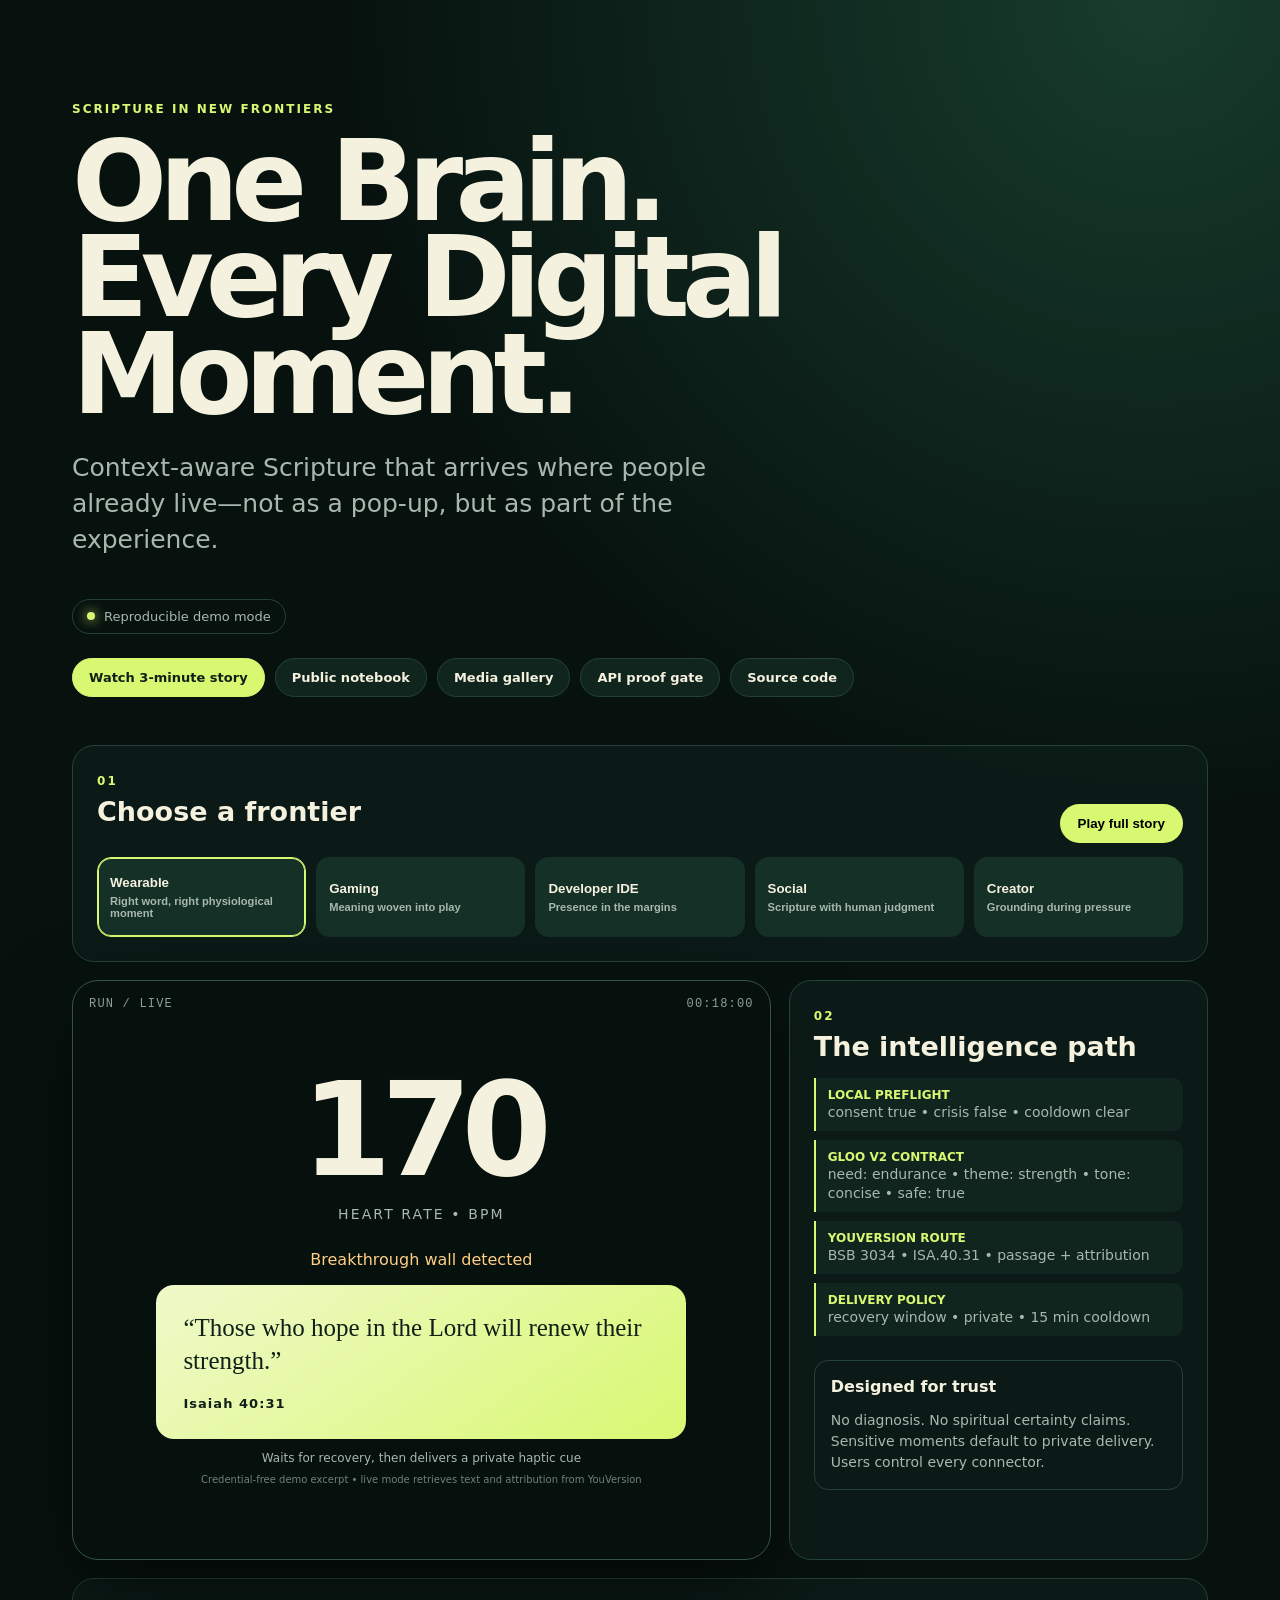
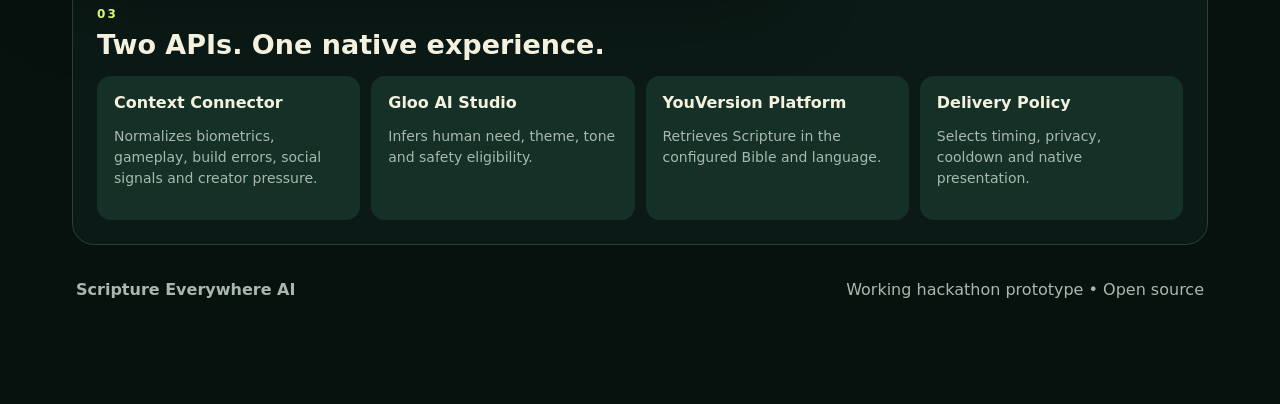
<file: index.html>
<!doctype html>
<html lang="en">
<head>
<meta charset="utf-8">
<meta name="viewport" content="width=device-width,initial-scale=1">
<meta name="description" content="Scripture Everywhere AI — contextual Scripture for games, wearables, IDEs, social spaces and creator tools.">
<meta property="og:title" content="Scripture Everywhere AI">
<meta property="og:description" content="One Brain. Every Digital Moment. A working Gloo AI Studio + YouVersion Platform prototype.">
<meta property="og:type" content="website">
<meta property="og:url" content="https://o-yutaka.github.io/popopo/">
<meta property="og:image" content="https://o-yutaka.github.io/popopo/media/cover.png">
<meta property="og:image:width" content="1600">
<meta property="og:image:height" content="900">
<meta name="twitter:card" content="summary_large_image">
<meta name="twitter:image" content="https://o-yutaka.github.io/popopo/media/cover.png">
<title>Scripture Everywhere AI</title>
<link rel="icon" href="media/favicon.svg" type="image/svg+xml">
<link rel="stylesheet" href="styles.css">
</head>
<body>
<main>
<header class="hero">
  <div class="eyebrow">SCRIPTURE IN NEW FRONTIERS</div>
  <h1>One Brain.<br>Every Digital Moment.</h1>
  <p>Context-aware Scripture that arrives where people already live—not as a pop-up, but as part of the experience.</p>
  <div class="status"><span id="modeDot"></span><span id="modeText">Reproducible demo mode</span></div>
  <nav class="quicklinks" aria-label="Project evidence">
    <a class="primary-link" href="video.html?autoplay=1">Watch 3-minute story</a>
    <a href="notebooks/scripture_everywhere_submission.ipynb">Public notebook</a>
    <a href="media/cover.png">Media gallery</a>
    <a href="evidence/README.md">API proof gate</a>
    <a href="https://github.com/o-yutaka/popopo">Source code</a>
  </nav>
</header>
<section class="panel">
  <div class="panel-head"><div><span class="step">01</span><h2>Choose a frontier</h2></div><button id="autoBtn">Play full story</button></div>
  <div id="frontiers" class="frontiers"></div>
</section>
<section class="stage">
  <div class="device"><div class="device-top"><span id="deviceName">RUN / LIVE</span><span id="clock">00:18:00</span></div><div id="scene" class="scene"></div></div>
  <div class="pipeline"><span class="step">02</span><h2>The intelligence path</h2><div id="trace" class="trace"></div><div class="privacy"><b>Designed for trust</b><p>No diagnosis. No spiritual certainty claims. Sensitive moments default to private delivery. Users control every connector.</p></div></div>
</section>
<section class="architecture">
  <span class="step">03</span><h2>Two APIs. One native experience.</h2>
  <div class="arch-grid">
    <article><b>Context Connector</b><p>Normalizes biometrics, gameplay, build errors, social signals and creator pressure.</p></article>
    <article><b>Gloo AI Studio</b><p>Infers human need, theme, tone and safety eligibility.</p></article>
    <article><b>YouVersion Platform</b><p>Retrieves Scripture in the configured Bible and language.</p></article>
    <article><b>Delivery Policy</b><p>Selects timing, privacy, cooldown and native presentation.</p></article>
  </div>
</section>
<footer><b>Scripture Everywhere AI</b><span>Working hackathon prototype • Open source</span></footer>
</main>
<script src="app.js"></script>
</body>
</html>
</file>
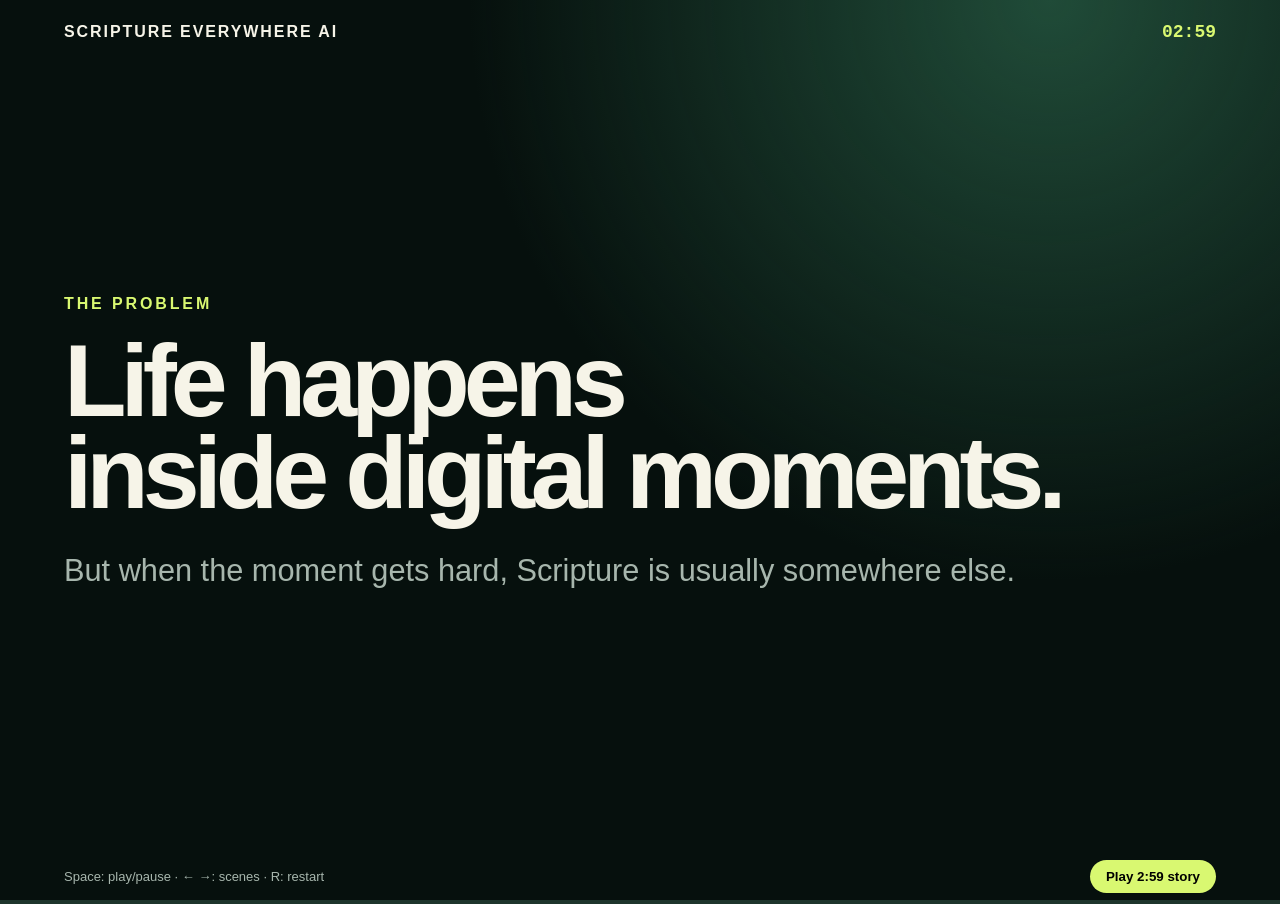
<file: video.html>
<!doctype html>
<html lang="en">
<head>
<meta charset="utf-8">
<meta name="viewport" content="width=device-width,initial-scale=1,viewport-fit=cover">
<meta name="theme-color" content="#06100d">
<link rel="icon" href="data:,">
<title>Scripture Everywhere AI — 2:59 Judge Demo</title>
<style>
:root{--bg:#06100d;--panel:#10251d;--text:#f6f4e8;--muted:#a7b6ad;--accent:#d9f871;--line:#345446;--warm:#ffce85}*{box-sizing:border-box}html,body{width:100%;height:100%;margin:0}body{overflow:hidden;background:radial-gradient(circle at 82% 0,#204b38,transparent 42%),var(--bg);color:var(--text);font-family:Inter,Arial,sans-serif}.frame{height:100dvh;display:grid;grid-template-rows:64px minmax(0,1fr) 48px;padding:0 clamp(18px,5vw,96px)}.top,.bottom{display:flex;align-items:center;justify-content:space-between}.brand{font-weight:850;letter-spacing:.12em}.timer{font:700 18px ui-monospace,monospace;color:var(--accent)}main{min-height:0}.scene{height:100%;display:none;align-items:center;justify-content:center;overflow:hidden;animation:sceneIn .55s ease}.scene.active{display:flex}.copy,.scene-inner{width:min(1250px,100%);max-height:100%}.kicker{color:var(--accent);font-size:clamp(13px,1.25vw,18px);font-weight:850;letter-spacing:.18em}.headline{font-size:clamp(48px,8vw,126px);line-height:.9;letter-spacing:-.06em;margin:clamp(10px,1.8vw,22px) 0}.sub{max-width:980px;color:var(--muted);font-size:clamp(19px,2.4vw,38px);line-height:1.34}.hero-grid{display:grid;grid-template-columns:minmax(0,1fr) minmax(240px,.62fr);gap:clamp(22px,5vw,80px);align-items:center;width:100%}.watch{justify-self:center;width:clamp(250px,22vw,390px);aspect-ratio:.696;border:clamp(3px,.3vw,5px) solid #466756;border-radius:22%;background:#050b09;padding:clamp(24px,2.4vw,42px) clamp(20px,2vw,32px);box-shadow:0 25px 70px #0008;position:relative}.watch::before,.watch::after{content:"";position:absolute;left:50%;transform:translateX(-50%);width:28%;height:6%;background:#1a2f27}.watch::before{top:-6%;border-radius:20px 20px 0 0}.watch::after{bottom:-6%;border-radius:0 0 20px 20px}.screen{height:100%;border-radius:14%;background:radial-gradient(circle at 50% 10%,#173a2a,#0b1813 60%);padding:clamp(18px,2vw,30px);text-align:center;overflow:hidden;position:relative}.bpm{font-size:clamp(64px,7vw,108px);font-weight:900;margin-top:7%;letter-spacing:-.06em}.label{color:var(--muted);letter-spacing:.14em;font-size:clamp(10px,.95vw,15px)}.effort{margin:8% auto 0;width:68%;height:10px;border-radius:99px;background:#243b32;overflow:hidden}.effort i{display:block;height:100%;width:85%;background:var(--accent);animation:load 2s ease}.signal{display:inline-flex;align-items:center;margin-top:8%;border:1px solid var(--warm);color:var(--warm);border-radius:99px;padding:8px 13px;font-weight:800;font-size:clamp(10px,.85vw,13px);letter-spacing:.08em}.pulse-dot{width:9px;height:9px;border-radius:50%;background:var(--warm);margin-right:8px;animation:pulse 1.15s infinite}.recovery-ring{width:64%;aspect-ratio:1;border-radius:50%;border:3px solid #38594a;margin:10% auto 7%;display:grid;place-items:center;position:relative}.recovery-ring::before,.recovery-ring::after{content:"";position:absolute;inset:-4px;border:3px solid var(--accent);border-radius:50%;animation:ripple 2s infinite}.recovery-ring::after{animation-delay:1s}.recovery-ring b{font-size:clamp(15px,1.55vw,24px);line-height:1.1}.haptic{font:750 clamp(10px,.95vw,15px) ui-monospace,monospace;color:var(--accent);letter-spacing:.08em;animation:haptic .7s infinite}.wrist{font-size:clamp(34px,3.8vw,54px);animation:wrist 2.4s ease-in-out infinite}.verse{margin-top:7%;background:linear-gradient(145deg,#f2ffd0,#d9f871);color:#102017;padding:clamp(14px,1.8vw,25px);border-radius:22px;text-align:left;font:clamp(16px,1.55vw,25px)/1.3 Georgia,serif;animation:verseReveal 1s ease both}.verse b{display:block;margin-top:10px;font:800 clamp(10px,.85vw,14px) Arial,sans-serif;letter-spacing:.07em}.attribution{display:block;margin-top:6px;font:clamp(8px,.7vw,12px)/1.2 Arial,sans-serif;color:#425044}.pipeline{display:grid;grid-template-columns:repeat(4,minmax(0,1fr));gap:clamp(10px,1.4vw,18px);margin-top:clamp(20px,3vw,42px)}.node{background:var(--panel);border:1px solid var(--line);border-radius:20px;padding:clamp(16px,2vw,28px);min-height:clamp(145px,15vw,205px);opacity:.3;transform:translateY(16px)}.active .node{animation:nodeIn .55s ease forwards}.active .node:nth-child(2){animation-delay:.45s}.active .node:nth-child(3){animation-delay:.9s}.active .node:nth-child(4){animation-delay:1.35s}.node b{display:block;color:var(--accent);font-size:clamp(13px,1.25vw,19px);margin-bottom:clamp(10px,1.3vw,18px)}.node span{color:var(--muted);font-size:clamp(14px,1.35vw,20px);line-height:1.42}.tech-strip{display:flex;gap:9px;flex-wrap:wrap;margin-top:20px}.tech-strip span,.badge{display:inline-flex;border:1px solid var(--line);border-radius:99px;padding:8px 12px;color:var(--muted);font-size:clamp(11px,1vw,16px);background:#0c1d17}.proof{display:grid;grid-template-columns:1.05fr .95fr;gap:20px;margin-top:26px}.code,.evidence{border:1px solid var(--line);border-radius:20px;padding:clamp(16px,1.8vw,26px)}.code{background:#020705;font:clamp(12px,1.18vw,19px)/1.52 ui-monospace,monospace;color:#bfd4c8}.code em{color:var(--accent);font-style:normal}.evidence{background:var(--panel)}.evidence-status{display:inline-flex;border-radius:99px;padding:8px 12px;font-weight:850;font-size:clamp(10px,.85vw,13px);letter-spacing:.06em;background:#21382e;color:var(--accent)}.evidence-status.live{background:var(--accent);color:#102017}.evidence p{color:var(--muted);font-size:clamp(14px,1.3vw,20px);line-height:1.4}.safety{display:grid;grid-template-columns:repeat(2,1fr);gap:16px;margin-top:28px}.gate{border-left:5px solid var(--accent);background:var(--panel);padding:clamp(16px,1.7vw,24px);border-radius:0 16px 16px 0;font-size:clamp(16px,1.55vw,24px);transform:translateX(-12px);opacity:0}.active .gate{animation:gateIn .5s ease forwards}.active .gate:nth-child(2){animation-delay:.28s}.active .gate:nth-child(3){animation-delay:.56s}.active .gate:nth-child(4){animation-delay:.84s}.frontiers{display:grid;grid-template-columns:repeat(5,1fr);gap:13px;margin-top:32px}.frontier{background:var(--panel);border:1px solid var(--line);border-radius:20px;padding:clamp(14px,1.6vw,25px);text-align:center;transform:scale(.94);opacity:.35}.active .frontier{animation:frontierIn .5s ease forwards}.active .frontier:nth-child(2){animation-delay:.18s}.active .frontier:nth-child(3){animation-delay:.36s}.active .frontier:nth-child(4){animation-delay:.54s}.active .frontier:nth-child(5){animation-delay:.72s}.frontier strong{display:block;font-size:clamp(15px,1.7vw,26px);margin-bottom:9px}.frontier span{color:var(--muted);font-size:clamp(11px,1.15vw,18px)}.cta{text-align:center}.url{display:inline-block;margin-top:20px;border:2px solid var(--accent);background:#0d2119;border-radius:20px;padding:17px 28px;font:800 clamp(18px,2.8vw,40px) ui-monospace,monospace;color:var(--accent)}.built{margin-top:18px;color:var(--muted);font-size:clamp(14px,1.5vw,22px)}.progress{height:4px;background:#1d352c}.bar{height:100%;width:0;background:var(--accent)}button{background:var(--accent);border:0;border-radius:99px;padding:9px 16px;font-weight:800}.hint{color:var(--muted);font-size:13px}.record-mode .frame{height:100dvh;grid-template-rows:50px minmax(0,1fr);padding-bottom:0}.record-mode .timer,.record-mode .bottom,.record-mode .progress{display:none}.record-mode .top{justify-content:flex-start;opacity:.72}.record-mode .brand{font-size:12px}@keyframes sceneIn{from{opacity:0;transform:translateY(14px)}to{opacity:1;transform:none}}@keyframes load{from{width:0}}@keyframes pulse{50%{transform:scale(1.25);opacity:1}}@keyframes ripple{0%{transform:scale(.72);opacity:.8}100%{transform:scale(1.32);opacity:0}}@keyframes haptic{25%{transform:translateX(-3px)}75%{transform:translateX(3px)}}@keyframes wrist{0%,35%{transform:rotate(-10deg) translateY(6px)}65%,100%{transform:rotate(8deg) translateY(-4px)}}@keyframes verseReveal{from{opacity:0;transform:translateY(22px) scale(.97)}to{opacity:1;transform:none}}@keyframes nodeIn{to{opacity:1;transform:none}}@keyframes gateIn{to{opacity:1;transform:none}}@keyframes frontierIn{to{opacity:1;transform:none}}@media(max-width:700px) and (min-height:560px){.frame{grid-template-rows:46px minmax(0,1fr) 42px;padding:0 20px}.brand{font-size:12px}.headline{font-size:clamp(38px,13vw,58px);margin:10px 0}.sub{font-size:clamp(17px,5vw,23px)}.hero-grid{grid-template-columns:1fr;gap:14px;align-content:center}.hero-grid>div:first-child{max-height:42vh}.watch{width:min(215px,56vw);padding:22px 17px}.pipeline{grid-template-columns:1fr 1fr;gap:9px;margin-top:15px}.node{min-height:0;padding:12px}.node b{font-size:11px;margin-bottom:6px}.node span{font-size:11px}.tech-strip{margin-top:10px}.proof{grid-template-columns:1fr;gap:10px;margin-top:12px}.code,.evidence{padding:12px}.evidence p{margin:9px 0}.safety{gap:9px;margin-top:16px}.gate{padding:12px;font-size:13px}.frontiers{grid-template-columns:repeat(2,1fr);gap:8px;margin-top:15px}.frontier:last-child{grid-column:1/-1}.frontier{padding:11px}.url{padding:13px 16px;max-width:100%;overflow-wrap:anywhere}.record-mode .frame{height:100dvh;grid-template-rows:38px minmax(0,1fr);padding:0 14px}.record-mode .top{min-height:0}.record-mode .scene{padding:0}.record-mode .hero-grid{grid-template-columns:1fr;gap:8px}.record-mode .watch{width:min(205px,54vw)}}@media(max-height:520px){.frame{grid-template-rows:34px minmax(0,1fr) 30px;padding:0 4vw}.brand{font-size:10px}.timer{font-size:12px}.headline{font-size:clamp(34px,7vw,58px);margin:7px 0}.sub{font-size:clamp(13px,2.2vw,18px);line-height:1.26}.kicker{font-size:10px}.hero-grid{grid-template-columns:minmax(0,1.25fr) minmax(125px,.42fr);gap:18px}.watch{width:min(145px,22vw);padding:13px 10px;border-width:2px}.screen{padding:10px}.bpm{font-size:40px;margin-top:4%}.label{font-size:6px}.effort{height:5px}.signal{font-size:6px;padding:4px 6px}.pulse-dot{width:5px;height:5px;margin-right:4px}.recovery-ring{border-width:1px;margin:5% auto 4%}.recovery-ring::before,.recovery-ring::after{border-width:1px}.recovery-ring b{font-size:8px}.haptic{font-size:6px}.wrist{font-size:20px}.verse{font-size:8px;padding:8px;margin-top:4%;border-radius:9px}.verse b{font-size:6px;margin-top:4px}.attribution{font-size:5px}.pipeline{gap:7px;margin-top:10px}.node{min-height:0;padding:9px;border-radius:10px}.node b{font-size:8px;margin-bottom:5px}.node span{font-size:8px;line-height:1.25}.tech-strip{margin-top:7px;gap:4px}.tech-strip span,.badge{font-size:7px;padding:4px 6px}.safety{gap:8px;margin-top:10px}.gate{font-size:10px;padding:8px;border-left-width:3px}.frontiers{gap:7px;margin-top:10px}.frontier{padding:8px;border-radius:10px}.frontier strong{font-size:10px;margin-bottom:4px}.frontier span{font-size:8px}.proof{gap:8px;margin-top:10px}.code,.evidence{padding:9px;border-radius:10px}.code{font-size:8px}.evidence-status{font-size:6px;padding:4px 6px}.evidence p{font-size:8px;margin:6px 0}.url{margin-top:8px;padding:8px 12px;font-size:16px}.built{margin-top:8px;font-size:10px}.record-mode .frame{height:100dvh;grid-template-rows:28px minmax(0,1fr);padding:0 4vw}.record-mode .brand{font-size:8px}}@media(prefers-reduced-motion:reduce){*,*::before,*::after{animation-duration:.001ms!important;animation-iteration-count:1!important;scroll-behavior:auto!important}}
</style>
</head>
<body>
<div class="frame"><div class="top"><div class="brand">SCRIPTURE EVERYWHERE AI</div><div class="timer" id="timer">02:59</div></div><main>
<section class="scene active" data-duration="12"><div class="copy"><div class="kicker">THE PROBLEM</div><h1 class="headline">Life happens<br>inside digital moments.</h1><p class="sub">But when the moment gets hard, Scripture is usually somewhere else.</p></div></section>
<section class="scene" data-duration="14"><div class="copy"><div class="kicker">THE IDEA</div><h1 class="headline">One Brain.<br>Every Digital Moment.</h1><p class="sub">One context engine makes Scripture timely, private, safe, and native to the experience.</p></div></section>
<section class="scene" data-duration="14"><div class="hero-grid scene-inner"><div><div class="kicker">01 · DETECT</div><h1 class="headline">The wall arrives.</h1><p class="sub">Heart rate 170. Effort 85%. Eighteen minutes into the run. The system recognizes the moment—but does not interrupt.</p></div><div class="watch"><div class="screen"><div class="label">RUN / LIVE</div><div class="bpm">170</div><div class="label">HEART RATE</div><div class="effort"><i></i></div><div class="signal"><span class="pulse-dot"></span>SIGNAL DETECTED</div></div></div></div></section>
<section class="scene" data-duration="15"><div class="hero-grid scene-inner"><div><div class="kicker">02 · WAIT</div><h1 class="headline">Timing is the product.</h1><p class="sub">No verse mid-stride. A local policy waits for recovery, checks consent, and protects the runner’s attention.</p></div><div class="watch"><div class="screen"><div class="label">DELIVERY POLICY</div><div class="recovery-ring"><b>WAITING<br>FOR RECOVERY</b></div><div class="haptic">·· QUIET HAPTIC ARMED ··</div><div class="label" style="margin-top:8%">PRIVATE · COOLDOWN READY</div></div></div></div></section>
<section class="scene" data-duration="15"><div class="hero-grid scene-inner"><div><div class="kicker">03 · REVEAL</div><h1 class="headline">The runner chooses.</h1><p class="sub">A quiet vibration. The wrist rises. Scripture appears only after the recovery window—inside the moment, not over it.</p></div><div class="watch"><div class="screen"><div class="wrist">⌚</div><div class="label">WRIST RAISED · PRIVATE CUE</div><div class="verse">Those who hope in the Lord will renew their strength.<b>Isaiah 40:31</b><span class="attribution">Demo excerpt · live mode returns Bible attribution</span></div></div></div></div></section>
<section class="scene" data-duration="36"><div class="copy"><div class="kicker">TECHNICAL PROOF</div><h1 class="headline">Context becomes care.</h1><div class="pipeline"><div class="node"><b>01 LOCAL PREFLIGHT</b><span>Consent, crisis, cooldown, privacy. Blocked events never reach sponsor APIs.</span></div><div class="node"><b>02 GLOO AI STUDIO</b><span>OAuth2 client credentials → Completions V2 → need, theme, tone, safety.</span></div><div class="node"><b>03 YOUVERSION</b><span>Bounded theme → canonical USFM passage → text plus Bible attribution.</span></div><div class="node"><b>04 NATIVE DELIVERY</b><span>Recovery timing, private haptic cue, dismiss control, cooldown ledger.</span></div></div><div class="tech-strip"><span>Strict typed contract</span><span>No invented Scripture</span><span>Execution provenance</span><span>Human-review routes</span></div></div></section>
<section class="scene" data-duration="24"><div class="copy"><div class="kicker">TRUST BY DESIGN</div><h1 class="headline">Not every signal<br>should become a message.</h1><div class="safety"><div class="gate">Explicit opt-in before external calls</div><div class="gate">Crisis signals route to human support</div><div class="gate">Sensitive social content never auto-posts</div><div class="gate">No diagnosis or divine-certainty claims</div></div></div></section>
<section class="scene" data-duration="18"><div class="copy"><div class="kicker">ONE SHARED PLATFORM</div><h1 class="headline">Five frontiers.<br>One architecture.</h1><div class="frontiers"><div class="frontier"><strong>Wearable</strong><span>Recovery-window cue</span></div><div class="frontier"><strong>Gaming</strong><span>Respawn moment</span></div><div class="frontier"><strong>IDE</strong><span>Build-end margin</span></div><div class="frontier"><strong>Social</strong><span>Private human review</span></div><div class="frontier"><strong>Creator</strong><span>Creator-only overlay</span></div></div></div></section>
<section class="scene" data-duration="18"><div class="copy"><div class="kicker">INSPECTABLE PROTOTYPE</div><h1 class="headline">Proof, not a black box.</h1><div class="proof"><div class="code">POST /v1/experience<br><em>→ local_preflight</em><br>→ gloo_oauth2 + completions_v2<br>→ youversion_passage + attribution<br>→ delivery_policy<br><br>verified only when:<br><em>sponsor_calls_executed = ["gloo", "youversion"]</em></div><div class="evidence"><span id="evidenceStatus" class="evidence-status">LIVE PROOF PENDING</span><p id="evidenceCopy">The public evidence workflow marks this route verified only after both sponsor APIs succeed. Demo mode remains separate.</p><div><span class="badge">18 tests passed</span><span class="badge">FastAPI</span><span class="badge">CI</span><span class="badge">Public notebook</span></div></div></div></div></section>
<section class="scene" data-duration="13"><div class="copy cta"><div class="kicker">TRY THE EXPERIENCE</div><h1 class="headline">The right word.<br>Inside the moment.</h1><div class="url">o-yutaka.github.io/popopo</div><div class="built">Built with Gloo AI Studio + YouVersion Platform · github.com/o-yutaka/popopo</div></div></section>
</main><div class="bottom"><div class="hint">Space: play/pause · ← →: scenes · R: restart</div><button id="play" type="button">Play 2:59 story</button></div></div><div class="progress"><div class="bar" id="bar"></div></div>
<script>
const params=new URLSearchParams(location.search);if(params.get('record')==='1')document.body.classList.add('record-mode');const scenes=[...document.querySelectorAll('.scene')];const total=scenes.reduce((n,s)=>n+Number(s.dataset.duration),0);if(total!==179)throw new Error(`Video timeline must equal 179 seconds; received ${total}`);let index=0,remaining=total,running=false,last=0,raf;function show(i){index=Math.max(0,Math.min(scenes.length-1,i));scenes.forEach((s,n)=>s.classList.toggle('active',n===index))}function format(s){const m=Math.floor(s/60),x=Math.max(0,Math.ceil(s%60));return `${String(m).padStart(2,'0')}:${String(x).padStart(2,'0')}`}function elapsedBefore(i){return scenes.slice(0,i).reduce((n,s)=>n+Number(s.dataset.duration),0)}function tick(t){if(!running)return;if(!last)last=t;const dt=(t-last)/1000;last=t;remaining-=dt;const elapsed=total-remaining;let cumulative=0;for(let i=0;i<scenes.length;i++){cumulative+=Number(scenes[i].dataset.duration);if(elapsed<cumulative){if(i!==index)show(i);break}}const timer=document.querySelector('#timer');if(timer)timer.textContent=format(remaining);document.querySelector('#bar').style.width=`${Math.min(100,elapsed/total*100)}%`;if(remaining<=0){running=false;show(scenes.length-1);document.querySelector('#play').textContent='Restart';return}raf=requestAnimationFrame(tick)}function play(){if(remaining<=0)restart();running=!running;last=0;document.querySelector('#play').textContent=running?'Pause':'Resume';if(running)raf=requestAnimationFrame(tick)}function restart(){cancelAnimationFrame(raf);remaining=total;index=0;running=false;last=0;show(0);document.querySelector('#timer').textContent='02:59';document.querySelector('#bar').style.width='0%';document.querySelector('#play').textContent='Play 2:59 story'}function jump(i){show(i);remaining=total-elapsedBefore(index);last=0;document.querySelector('#timer').textContent=format(remaining);document.querySelector('#bar').style.width=`${elapsedBefore(index)/total*100}%`}async function loadStatus(){try{const r=await fetch('evidence/live-api-status.json',{cache:'no-store'});if(!r.ok)return;const e=await r.json();if(e.verified===true&&Array.isArray(e.sponsor_calls_executed)&&e.sponsor_calls_executed.join(',')==='gloo,youversion'){const status=document.querySelector('#evidenceStatus');status.textContent='LIVE SPONSOR PIPELINE VERIFIED';status.classList.add('live');document.querySelector('#evidenceCopy').textContent='Redacted public evidence confirms both sponsor calls executed in one end-to-end request.'}}catch(_){}}document.querySelector('#play').onclick=play;addEventListener('keydown',e=>{if(e.code==='Space'){e.preventDefault();play()}if(e.key==='ArrowRight')jump(index+1);if(e.key==='ArrowLeft')jump(index-1);if(e.key.toLowerCase()==='r')restart()});loadStatus();if(params.get('autoplay')==='1')play();
</script>
</body></html>
</file>
<file: styles.css>
:root{--bg:#07120f;--panel:#0d1d18;--line:#244238;--text:#f5f1df;--muted:#a9b8ae;--accent:#d9f871;--soft:#153127}*{box-sizing:border-box}body{margin:0;background:radial-gradient(circle at 90% 0,#173c2d 0,transparent 35%),var(--bg);color:var(--text);font-family:Inter,ui-sans-serif,system-ui,-apple-system,sans-serif}main{max-width:1180px;margin:auto;padding:30px 22px 70px}.hero{padding:72px 0 48px;max-width:980px}.eyebrow,.step{color:var(--accent);font-size:12px;font-weight:800;letter-spacing:.17em}.hero h1{font-size:clamp(52px,10vw,112px);line-height:.86;letter-spacing:-.07em;margin:17px 0 28px}.hero p{color:var(--muted);font-size:clamp(18px,2.5vw,25px);line-height:1.45;max-width:720px}.status{display:inline-flex;gap:9px;align-items:center;border:1px solid var(--line);border-radius:99px;padding:9px 14px;margin-top:15px;color:var(--muted);font-size:13px}.status span:first-child{width:8px;height:8px;border-radius:50%;background:var(--accent);box-shadow:0 0 12px var(--accent)}.quicklinks{display:flex;flex-wrap:wrap;gap:10px;margin-top:24px}.quicklinks a{display:inline-flex;align-items:center;text-decoration:none;color:var(--text);border:1px solid var(--line);border-radius:99px;padding:11px 16px;font-size:13px;font-weight:750;background:#10251e;transition:.2s ease}.quicklinks a:hover{transform:translateY(-2px);border-color:var(--accent)}.quicklinks .primary-link{background:var(--accent);color:#102017;border-color:var(--accent)}.panel,.pipeline,.architecture{border:1px solid var(--line);background:rgba(13,29,24,.82);border-radius:22px;padding:24px}.panel-head{display:flex;justify-content:space-between;align-items:end;gap:20px}.panel h2,.pipeline h2,.architecture h2{font-size:27px;margin:7px 0 16px}button{background:var(--accent);border:0;border-radius:99px;padding:12px 18px;font-weight:800;cursor:pointer}.frontiers{display:grid;grid-template-columns:repeat(5,1fr);gap:10px;margin-top:14px}.frontier{background:var(--soft);color:var(--text);border:1px solid transparent;border-radius:14px;padding:17px 12px;text-align:left}.frontier.active{border-color:var(--accent);box-shadow:inset 0 0 0 1px var(--accent)}.frontier b,.frontier small{display:block}.frontier small{color:var(--muted);margin-top:5px}.stage{display:grid;grid-template-columns:1.25fr .75fr;gap:18px;margin-top:18px}.device{min-height:580px;border:1px solid #345449;background:#06100d;border-radius:26px;padding:16px;box-shadow:0 28px 80px #0008}.device-top{display:flex;justify-content:space-between;color:#8ea198;font:12px ui-monospace,monospace;letter-spacing:.1em}.scene{min-height:520px;display:flex;flex-direction:column;justify-content:center;align-items:center;text-align:center;padding:25px}.metric{font-size:clamp(70px,12vw,130px);font-weight:900;letter-spacing:-.08em}.metric-label{color:var(--muted);font-size:14px;text-transform:uppercase;letter-spacing:.15em}.moment{margin:28px 0 16px;color:#ffce85}.verse-card{width:min(100%,530px);background:linear-gradient(145deg,#eff9ca,#d9f871);color:#102017;padding:27px;border-radius:18px;text-align:left;animation:rise .45s ease}.verse-card blockquote{font-family:Georgia,serif;font-size:25px;line-height:1.3;margin:0 0 16px}.verse-card b{font-size:13px;letter-spacing:.08em}.native{margin-top:12px;font-size:12px;color:var(--muted)}.attribution{max-width:540px;margin-top:8px;color:#6f8379;font-size:10px;line-height:1.4}.trace{display:grid;gap:9px}.trace-item{border-left:2px solid var(--accent);padding:10px 12px;background:#10251e;border-radius:0 10px 10px 0}.trace-item b{display:block;font-size:12px;color:var(--accent)}.trace-item span{font-size:14px;color:var(--muted)}.privacy{margin-top:24px;padding:16px;border:1px solid var(--line);border-radius:14px}.privacy p{color:var(--muted);font-size:14px;line-height:1.5;margin-bottom:0}.architecture{margin-top:18px}.arch-grid{display:grid;grid-template-columns:repeat(4,1fr);gap:11px}.arch-grid article{background:var(--soft);border-radius:14px;padding:17px}.arch-grid p{color:var(--muted);font-size:14px;line-height:1.5}footer{display:flex;justify-content:space-between;padding:35px 4px;color:var(--muted)}@keyframes rise{from{opacity:0;transform:translateY(14px)}to{opacity:1;transform:none}}@media(max-width:820px){.frontiers{grid-template-columns:1fr 1fr}.stage{grid-template-columns:1fr}.arch-grid{grid-template-columns:1fr 1fr}.hero{padding-top:45px}.device{min-height:530px}.scene{min-height:470px}.quicklinks a{font-size:12px}}
</file>
